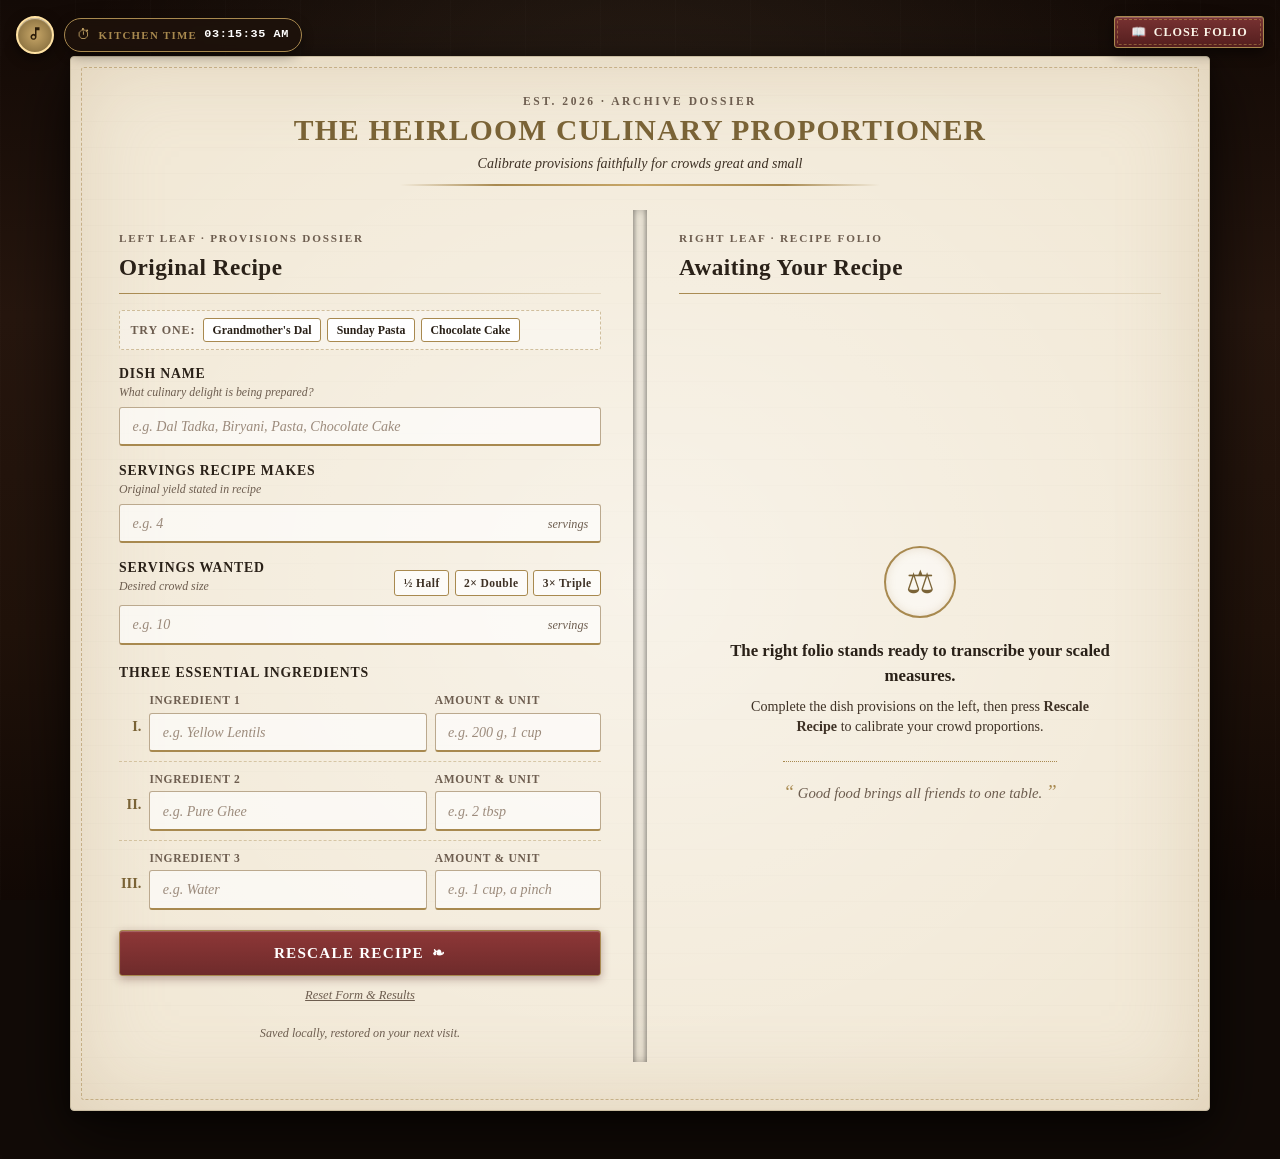
<file: index.html>
<!doctype html>
<html lang="en">
  <head>
    <meta charset="UTF-8" />
    <meta name="viewport" content="width=device-width, initial-scale=1.0" />
    <title>Heirloom Recipe Scaler</title>
    <meta
      name="description"
      content="An antique cookbook recipe scaler that rescales culinary ingredients between serving sizes with persistent storage and realistic folio visuals."
    />
    <link rel="canonical" href="https://aditya2375.github.io/recipe-scaler/">
<meta name="referrer" content="no-referrer">
<meta http-equiv="Content-Security-Policy" content="default-src 'self'; script-src 'self'; style-src 'self' 'unsafe-inline'; font-src 'self' data:; img-src 'self' data:; connect-src 'none'; object-src 'none'; base-uri 'self'; form-action 'none'">
<meta property="og:url" content="https://aditya2375.github.io/recipe-scaler/">
<meta property="og:title" content="Heirloom Recipe Scaler" />
    <meta
      property="og:description"
      content="An antique cookbook recipe scaler that rescales culinary ingredients between serving sizes with persistent storage and realistic folio visuals."
    />
    <meta property="og:type" content="website" />
    <meta name="twitter:card" content="summary" />
    <link rel="stylesheet" href="./style.css" />
  </head>
  <body><a class="skip-link" href="#main-content">Skip to recipe</a>
    <!-- Floating Top Left Instruments: Gramophone Audio Toggle + Kitchen Time Clock -->
    <div class="floating-instruments-left" role="complementary" aria-label="Kitchen Instruments">
      <button
        id="btn-music"
        class="floating-gramophone-btn"
        type="button"
        aria-label="Toggle ambient antique music"
        aria-pressed="false"
        title="Toggle Antique Gramophone Music"
      >
        <span class="gramophone-icon" aria-hidden="true">
          <!-- Stylized Brass Gramophone SVG -->
          <svg viewBox="0 0 24 24" width="18" height="18" fill="currentColor">
            <path d="M12 3v9.28A4 4 0 1 0 14 16V7h4V3h-6zm-2 15a2 2 0 1 1 0-4 2 2 0 0 1 0 4z" />
          </svg>
        </span>
        <span class="gramophone-label sr-only">Ambient Sound</span>
      </button>

      <div class="kitchen-clock-pill" id="kitchen-clock-pill" title="Local Kitchen Time">
        <span class="clock-icon" aria-hidden="true">⏱</span>
        <span class="clock-label">KITCHEN TIME</span>
        <span class="clock-digits" id="kitchen-live-clock">--:--:--</span>
      </div>
    </div>

    <!-- Floating Top Right: Leather Folio Cover Control -->
    <div class="floating-controls-right">
      <button
        id="btn-toggle-folio"
        class="floating-leather-btn"
        type="button"
        aria-label="Toggle folio cover open or closed"
      >
        <span class="leather-btn-stitch" aria-hidden="true"></span>
        <span id="folio-icon" aria-hidden="true">📖</span>
        <span id="folio-label">Close Folio</span>
      </button>
    </div>

    <!-- Main Tabletop Workspace with 3D Scene Perspective -->
    <main tabindex="-1" class="tabletop" id="main-content">
      <div class="folio-scene" id="folio-scene">
        <div class="book-container" id="book-container">

          <!-- 3D SWINGING HARDCOVER OVERLAY (Hinged on Left Edge) -->
          <div
            id="book-cover-panel"
            class="book-cover-panel"
            role="region"
            aria-label="Book cover"
            tabindex="0"
          >
            <div class="corner-bracket top-left" aria-hidden="true"></div>
            <div class="corner-bracket top-right" aria-hidden="true"></div>
            <div class="corner-bracket bottom-left" aria-hidden="true"></div>
            <div class="corner-bracket bottom-right" aria-hidden="true"></div>
            <div class="cover-spine-edge" aria-hidden="true"></div>
            <div class="cover-clasp" aria-hidden="true">
              <span class="clasp-rivet"></span>
            </div>

            <!-- Stitched Border on Cover -->
            <div class="cover-stitch-border" aria-hidden="true"></div>

            <!-- Center Gold Medallion -->
            <div class="cover-medallion">
              <div class="medallion-ring outer-ring"></div>
              <div class="medallion-ring inner-ring"></div>
              <div class="medallion-stars" aria-hidden="true">★ ★ ★</div>
              <h1 class="medallion-title">FAMILY RECIPE BOOK</h1>
              <div class="medallion-line" aria-hidden="true"></div>
              <p class="medallion-est">EST. 2026</p>
              <p class="medallion-subtitle">RECIPES &amp; RECOLLECTIONS</p>
              <div class="medallion-wheat" aria-hidden="true">❖ ❦ ❖</div>
            </div>

            <p class="cover-hint">Click or press Enter to open folio</p>
          </div>

          <!-- INSIDE TWO-LEAF SPREAD (On Antique Cream Paper) -->
          <article class="folio-spread" id="folio-spread" aria-label="Cookbook pages spread">
            <!-- Saddle stitch border around the entire inside folio -->
            <div class="saddle-stitch-border" aria-hidden="true"></div>

            <!-- Folio Master Inside Header -->
            <header class="folio-header">
              <div class="folio-header-est">EST. 2026 · ARCHIVE DOSSIER</div>
              <h2 class="folio-header-title">The Heirloom Culinary Proportioner</h2>
              <p class="folio-header-sub">
                Calibrate provisions faithfully for crowds great and small
              </p>
              <div class="header-brass-rule" aria-hidden="true"></div>
            </header>

            <!-- Two-Leaf Layout Grid -->
            <div class="spread-leaves">

              <!-- LEFT LEAF: INPUT PAGE -->
              <section class="leaf leaf-left" aria-labelledby="leaf-left-title">
                <div class="leaf-content">
                  <header class="leaf-header">
                    <span class="leaf-folio-tag">LEFT LEAF · PROVISIONS DOSSIER</span>
                    <h3 id="leaf-left-title" class="leaf-title">Original Recipe</h3>
                    <div class="leaf-hairline" aria-hidden="true"></div>
                  </header>

                  <!-- Try One Quick Sample Row (fills whole form) -->
                  <div class="try-row" role="group" aria-label="Sample recipe presets">
                    <span class="try-label">Try one:</span>
                    <div class="try-chips">
                      <button type="button" class="sample-chip" id="chip-sample-dal">
                        Grandmother's Dal
                      </button>
                      <button type="button" class="sample-chip" id="chip-sample-pasta">
                        Sunday Pasta
                      </button>
                      <button type="button" class="sample-chip" id="chip-sample-cake">
                        Chocolate Cake
                      </button>
                    </div>
                  </div>

                  <form id="scaler-form" class="scaler-form" novalidate>
                    <!-- Dish Name -->
                    <div class="field-block">
                      <label for="dish-name" class="field-label">
                        <span class="label-heading">Dish Name</span>
                        <span class="label-sub">What culinary delight is being prepared?</span>
                      </label>
                      <input
                        type="text"
                        id="dish-name"
                        class="antique-input"
                        placeholder="e.g. Dal Tadka, Biryani, Pasta, Chocolate Cake"
                        autocomplete="off"
                        required
                      />
                    </div>

                    <!-- Servings Recipe Makes -->
                    <div class="field-block">
                      <label for="servings-original" class="field-label">
                        <span class="label-heading">Servings Recipe Makes</span>
                        <span class="label-sub">Original yield stated in recipe</span>
                      </label>
                      <div class="number-input-row">
                        <input
                          type="number"
                          id="servings-original"
                          class="antique-input number-input"
                          placeholder="e.g. 4"
                          min="0.1"
                          step="any"
                          required
                        />
                        <span class="input-unit-tag">servings</span>
                      </div>
                    </div>

                    <!-- Quick Chips & Servings Wanted -->
                    <div class="field-block">
                      <div class="chips-header">
                        <label for="servings-wanted" class="field-label mb-0">
                          <span class="label-heading">Servings Wanted</span>
                          <span class="label-sub">Desired crowd size</span>
                        </label>
                        <!-- Quick multiplier chips -->
                        <div class="quick-chips" role="group" aria-label="Crowd multipliers">
                          <button type="button" class="chip-btn" id="chip-half" title="Set crowd to Half">
                            ½ Half
                          </button>
                          <button type="button" class="chip-btn" id="chip-double" title="Set crowd to Double">
                            2× Double
                          </button>
                          <button type="button" class="chip-btn" id="chip-triple" title="Set crowd to Triple">
                            3× Triple
                          </button>
                        </div>
                      </div>

                      <div class="number-input-row">
                        <input
                          type="number"
                          id="servings-wanted"
                          class="antique-input number-input"
                          placeholder="e.g. 10"
                          min="0.1"
                          step="any"
                          required
                        />
                        <span class="input-unit-tag">servings</span>
                      </div>
                    </div>

                    <!-- Three Ingredient Rows -->
                    <fieldset class="ingredients-fieldset">
                      <legend class="fieldset-legend">Three Essential Ingredients</legend>

                      <!-- Row 1 -->
                      <div class="ingredient-row">
                        <span class="row-index" aria-hidden="true">I.</span>
                        <div class="row-inputs">
                          <div class="field-grow-2">
                            <label for="ing-name-1" class="micro-label">Ingredient 1</label>
                            <input
                              type="text"
                              id="ing-name-1"
                              class="antique-input"
                              placeholder="e.g. Yellow Lentils"
                              autocomplete="off"
                              required
                            />
                          </div>
                          <div class="field-grow-1">
                            <label for="ing-amount-1" class="micro-label">Amount &amp; Unit</label>
                            <input
                              type="text"
                              id="ing-amount-1"
                              class="antique-input"
                              placeholder="e.g. 200 g, 1 cup"
                              autocomplete="off"
                              required
                            />
                          </div>
                        </div>
                      </div>

                      <!-- Row 2 -->
                      <div class="ingredient-row">
                        <span class="row-index" aria-hidden="true">II.</span>
                        <div class="row-inputs">
                          <div class="field-grow-2">
                            <label for="ing-name-2" class="micro-label">Ingredient 2</label>
                            <input
                              type="text"
                              id="ing-name-2"
                              class="antique-input"
                              placeholder="e.g. Pure Ghee"
                              autocomplete="off"
                              required
                            />
                          </div>
                          <div class="field-grow-1">
                            <label for="ing-amount-2" class="micro-label">Amount &amp; Unit</label>
                            <input
                              type="text"
                              id="ing-amount-2"
                              class="antique-input"
                              placeholder="e.g. 2 tbsp"
                              autocomplete="off"
                              required
                            />
                          </div>
                        </div>
                      </div>

                      <!-- Row 3 -->
                      <div class="ingredient-row">
                        <span class="row-index" aria-hidden="true">III.</span>
                        <div class="row-inputs">
                          <div class="field-grow-2">
                            <label for="ing-name-3" class="micro-label">Ingredient 3</label>
                            <input
                              type="text"
                              id="ing-name-3"
                              class="antique-input"
                              placeholder="e.g. Water"
                              autocomplete="off"
                              required
                            />
                          </div>
                          <div class="field-grow-1">
                            <label for="ing-amount-3" class="micro-label">Amount &amp; Unit</label>
                            <input
                              type="text"
                              id="ing-amount-3"
                              class="antique-input"
                              placeholder="e.g. 1 cup, a pinch"
                              autocomplete="off"
                              required
                            />
                          </div>
                        </div>
                      </div>
                    </fieldset>

                    <!-- Validation Box -->
                    <div
                      id="validation-box"
                      class="validation-box hidden"
                      role="alert"
                      aria-live="assertive"
                    >
                      <span class="alert-symbol" aria-hidden="true">⚠</span>
                      <div class="alert-details">
                        <strong class="alert-head">Chef's Notice</strong>
                        <p id="validation-message" class="alert-text"></p>
                      </div>
                    </div>

                    <!-- Rescale Action Button & Reset Form -->
                    <div class="form-actions">
                      <button type="submit" id="btn-rescale" class="btn-oxblood">
                        <span class="btn-label">Rescale Recipe</span>
                        <span class="btn-flourish" aria-hidden="true">❧</span>
                      </button>
                      <button
                        type="button"
                        id="btn-reset-form"
                        class="btn-reset-inline"
                        title="Clear form and remove saved result"
                      >
                        Reset Form &amp; Results
                      </button>
                    </div>

                    <!-- Quiet Persistence Note -->
                    <p class="note-saved-locally">
                      Saved locally, restored on your next visit.
                    </p>
                  </form>
                </div>
              </section>

              <!-- Center Folio Binding Gutter -->
              <div class="leaf-spine-gutter" aria-hidden="true"></div>

              <!-- RIGHT LEAF: PLACEHOLDER OR RESCALED RECIPE CARD -->
              <section class="leaf leaf-right" aria-labelledby="leaf-right-title">
                <div class="leaf-content">

                  <!-- PLACEHOLDER STATE (Awaiting recipe) -->
                  <div id="right-placeholder" class="placeholder-state">
                    <header class="leaf-header">
                      <span class="leaf-folio-tag">RIGHT LEAF · RECIPE FOLIO</span>
                      <h3 id="leaf-right-title" class="leaf-title">Awaiting Your Recipe</h3>
                      <div class="leaf-hairline" aria-hidden="true"></div>
                    </header>

                    <div class="placeholder-body">
                      <div class="antique-crest-frame">
                        <span class="crest-glyph" aria-hidden="true">⚖</span>
                      </div>
                      <p class="placeholder-lead">
                        The right folio stands ready to transcribe your scaled measures.
                      </p>
                      <p class="placeholder-note">
                        Complete the dish provisions on the left, then press
                        <strong>Rescale Recipe</strong> to calibrate your crowd proportions.
                      </p>

                      <div class="placeholder-quote">
                        <span class="quote-mark">“</span>
                        <em>Good food brings all friends to one table.</em>
                        <span class="quote-mark">”</span>
                      </div>
                    </div>
                  </div>

                  <!-- RESULT STATE (Rescaled Official Recipe Card with Zigzag Torn Edges) -->
                  <div id="right-result" class="result-card-state hidden">
                    <div class="torn-recipe-card" id="printable-recipe-card">
                      <!-- Top Torn Serrated Edge -->
                      <div class="torn-edge-top" aria-hidden="true"></div>

                      <!-- Document Particulars Header -->
                      <div class="card-doc-header">
                        <div class="doc-ref-row">
                          <span class="doc-ref-code" id="doc-ref-code">REF: RCP-4821</span>
                          <span class="doc-date" id="doc-date-string">SCALED: TODAY</span>
                        </div>
                        <div class="stamp-badge" id="result-serves-badge">
                          SERVES 10 GUESTS
                        </div>
                      </div>

                      <!-- Dish Title & Scale Badge -->
                      <div class="dish-title-row">
                        <h3 id="result-dish-heading" class="result-dish-heading">
                          <!-- Dynamic Dish Name -->
                        </h3>
                        <span class="scale-factor-pill" id="scale-factor-pill">
                          <!-- e.g. ×2.5 -->
                        </span>
                      </div>

                      <!-- Dark Round Rubber Stamp: SCALED & VERIFIED -->
                      <div class="rubber-stamp" aria-label="Scaled and Verified rubber stamp">
                        <div class="rubber-stamp-inner">
                          <span class="stamp-stars">★ ★ ★</span>
                          <span class="stamp-main">SCALED &amp; VERIFIED</span>
                          <span class="stamp-tagline">CHEF LEDGER · CANON</span>
                        </div>
                      </div>

                      <p class="result-servings-line" id="result-servings-line">
                        <!-- e.g. Serves 10 · Scaled from recipe for 4 -->
                      </p>

                      <div class="leaf-hairline" aria-hidden="true"></div>

                      <!-- Scaled Ingredients Table with Per Serving Column -->
                      <div class="ingredients-card">
                        <div class="card-table-head">
                          <span class="col-ing">INGREDIENT PROVISIONS</span>
                          <span class="col-per-serv">PER SERVING</span>
                          <span class="col-total">TOTAL SCALED</span>
                        </div>
                        <ul id="scaled-ingredients-list" class="scaled-list" aria-label="Rescaled ingredients">
                          <!-- Injected via JavaScript -->
                        </ul>
                      </div>

                      <!-- Math Verification Audit Strip -->
                      <div class="math-audit-strip" id="math-audit-strip" role="note">
                        <span class="audit-icon" aria-hidden="true">✓</span>
                        <span class="audit-text" id="math-audit-text">
                          <!-- e.g. Verification: 200 g × 2.5 = 500 g -->
                        </span>
                      </div>

                      <!-- Two-Line Cooking guidance Card -->
                      <div class="cooking-time-card" id="cooking-time-card">
                        <div class="time-header">
                          <span class="time-icon" aria-hidden="true">⏱</span>
                          <span class="time-title">COOKING GUIDANCE</span>
                        </div>
                        <p class="time-line line-original" id="time-line-original">
                          <!-- e.g. Original 4 servings: about 35 minutes -->
                        </p>
                        <p class="time-line line-rescaled" id="time-line-rescaled">
                          <!-- e.g. For 10 servings: plan about 40 to 45 minutes -->
                        </p>
                        <p class="time-note">
                          Scaling amounts does not establish safe cooking time or doneness.
                        </p>
                      </div>

                      <!-- Decorative CSS-Only Barcode & Receipt Line -->
                      <div class="card-barcode-wrap">
                        <div class="barcode-bars" aria-hidden="true"></div>
                        <div class="barcode-number" id="barcode-number">#RCP-9418247</div>
                        <div class="barcode-wiki-wrap">
                          <a
                            id="barcode-wiki-link"
                            class="barcode-wiki-link"
                            href="https://en.wikipedia.org/wiki/Special:Search/"
                            target="_blank"
                            rel="noopener noreferrer"
                          >
                            Read more about this dish on Wikipedia
                          </a>
                        </div>
                        <div class="barcode-farewell">
                          Thanks for cooking with us, scaled fresh.
                        </div>
                      </div>

                      <!-- Bottom Torn Serrated Edge -->
                      <div class="torn-edge-bottom" aria-hidden="true"></div>
                    </div>

                    <!-- Result Action Buttons -->
                    <div class="result-buttons">
                      <button
                        type="button"
                        id="btn-print-recipe"
                        class="btn-secondary"
                        onclick="window.focus(); window.print();"
                        title="Print this rescaled recipe card"
                      >
                        <span aria-hidden="true">🖨</span> Print Recipe
                      </button>
                      <button
                        type="button"
                        id="btn-copy-recipe"
                        class="btn-secondary"
                        title="Copy plain-text recipe to clipboard"
                      >
                        <span aria-hidden="true">📋</span> Copy Recipe
                      </button>
                      <button
                        type="button"
                        id="btn-start-over"
                        class="btn-ghost"
                        title="Clear saved recipe and reset"
                      >
                        <span>↺</span> Clear Recipe
                      </button>
                    </div>

                    <!-- Toast Feedback for Copy -->
                    <div id="copy-toast" class="copy-toast hidden" role="status" aria-live="polite">
                      Recipe copied to clipboard!
                    </div>
                  </div>

                </div>
              </section>

            </div>
          </article>

        </div>
      </div>
    </main>

    <!-- Vanilla JavaScript File -->
    <script src="./script.js"></script>
  </body>
</html>
</file>
<file: style.css>
/* ==========================================================================
   THE HEIRLOOM RECIPE SCALER - STYLESHEET
   Antique Family Cookbook & Folio Proportioner
   Pure Vanilla CSS - Zero External Dependencies
   ========================================================================== */

/* --- Custom Variables & Palette --- */
:root {
  --wood-dark: #120b07;
  --wood-deep: #1e120b;
  --wood-warm: #362013;
  --wood-light: #4e301d;

  --cover-green-dark: #14241a;
  --cover-green: #1f3627;
  --cover-green-light: #2b4936;

  --oxblood-deep: #4d1c1c;
  --oxblood: #6e2b2b;
  --oxblood-light: #8e3737;
  --oxblood-tint: rgba(110, 43, 43, 0.08);

  --brass-dark: #7a6336;
  --brass: #a8894f;
  --brass-bright: #c8a768;
  --brass-light: #ebd8a7;
  --gold-foil: #dfba5c;

  --parchment-base: #f7f1e4;
  --parchment-page: #f2e9d7;
  --parchment-card: #fcf9f2;
  --parchment-crease: #e4d8bf;
  --parchment-dark: #dacbb0;

  --ink-black: #2a2118;
  --ink-brown: #3e3125;
  --ink-muted: #6d5d4f;
  --ink-faint: #9c8b7c;

  --stamp-ink: #3b231d;
  --alert-red: #872323;
  --alert-bg: #faecea;
  --alert-border: #d48b8b;

  --font-serif: Georgia, "Times New Roman", "Baskerville", serif;
  --font-mono: "Courier New", Courier, monospace;

  --radius-sm: 3px;
  --radius-md: 6px;
  --radius-lg: 10px;

  --ease-folio: cubic-bezier(0.25, 1, 0.5, 1);
}

/* --- Global Reset & Box Model --- */
*,
*::before,
*::after {
  box-sizing: border-box;
  margin: 0;
  padding: 0;
}

html,
body {
  min-height: 100vh;
  width: 100%;
  font-family: var(--font-serif);
  color: var(--ink-black);
  line-height: 1.5;
  background-color: var(--wood-dark);
  -webkit-font-smoothing: antialiased;
  -moz-osx-font-smoothing: grayscale;
}

/* --- Atmospheric Wooden Tabletop Background --- */
body {
  display: flex;
  flex-direction: column;
  background-image:
    radial-gradient(ellipse at 50% 25%, rgba(255, 230, 180, 0.09) 0%, transparent 65%),
    repeating-linear-gradient(
      90deg,
      rgba(255, 255, 255, 0.012) 0px,
      rgba(255, 255, 255, 0.012) 1px,
      transparent 1px,
      transparent 75px
    ),
    linear-gradient(
      180deg,
      #130a06 0%,
      #26160e 35%,
      #20120a 70%,
      #120905 100%
    );
  background-attachment: fixed;
  overflow-x: hidden;
}

.sr-only {
  position: absolute;
  width: 1px;
  height: 1px;
  padding: 0;
  margin: -1px;
  overflow: hidden;
  clip: rect(0, 0, 0, 0);
  white-space: nowrap;
  border: 0;
}

.hidden {
  display: none !important;
}

/* ==========================================================================
   FLOATING TOP INSTRUMENTS & CONTROLS (NO NAVBAR)
   ========================================================================== */
.floating-instruments-left {
  position: fixed;
  top: 1rem;
  left: 1rem;
  z-index: 100;
  display: flex;
  align-items: center;
  gap: 0.65rem;
}

/* Tiny Brass Gramophone Audio Toggle */
.floating-gramophone-btn {
  width: 38px;
  height: 38px;
  border-radius: 50%;
  background: radial-gradient(circle, var(--brass-bright) 0%, var(--brass-dark) 100%);
  border: 2px solid #ffe2a3;
  color: #2b1c09;
  display: flex;
  align-items: center;
  justify-content: center;
  cursor: pointer;
  box-shadow:
    0 4px 12px rgba(0, 0, 0, 0.5),
    inset 0 1px 1px rgba(255, 255, 255, 0.6);
  transition: all 0.2s ease;
}

.floating-gramophone-btn:hover {
  transform: scale(1.08);
  box-shadow: 0 6px 16px rgba(0, 0, 0, 0.6);
  color: var(--oxblood-deep);
}

.floating-gramophone-btn:focus-visible {
  outline: 2px solid var(--brass-light);
  outline-offset: 3px;
}

.floating-gramophone-btn.is-playing {
  background: radial-gradient(circle, #f5d487 0%, #b88628 100%);
  animation: gramophonePulse 2.8s infinite ease-in-out;
}

@keyframes gramophonePulse {
  0%, 100% { box-shadow: 0 4px 12px rgba(0,0,0,0.5), 0 0 0 0 rgba(223, 186, 92, 0.4); }
  50% { box-shadow: 0 4px 12px rgba(0,0,0,0.5), 0 0 0 6px rgba(223, 186, 92, 0); }
}

/* Kitchen Time Clock Pill */
.kitchen-clock-pill {
  background: rgba(30, 18, 11, 0.85);
  border: 1px solid var(--brass);
  border-radius: 20px;
  padding: 0.35rem 0.75rem;
  display: flex;
  align-items: center;
  gap: 0.45rem;
  box-shadow: 0 4px 12px rgba(0, 0, 0, 0.4);
  backdrop-filter: blur(4px);
  color: var(--brass-light);
  font-size: 0.74rem;
}

.clock-icon {
  font-size: 0.85rem;
  color: var(--brass-bright);
}

.clock-label {
  font-weight: 700;
  letter-spacing: 0.12em;
  text-transform: uppercase;
  color: var(--brass);
  font-size: 0.68rem;
}

.clock-digits {
  font-family: var(--font-mono);
  font-weight: 700;
  color: #fff;
  letter-spacing: 0.05em;
  font-variant-numeric: tabular-nums;
}

/* Floating Leather Folio Button (Top Right) */
.floating-controls-right {
  position: fixed;
  top: 1rem;
  right: 1rem;
  z-index: 100;
}

.floating-leather-btn {
  background: linear-gradient(180deg, #783232 0%, #541e1e 100%);
  color: #fbf5e8;
  border: 1px solid var(--brass);
  border-radius: var(--radius-sm);
  padding: 0.48rem 0.95rem;
  font-family: var(--font-serif);
  font-size: 0.76rem;
  letter-spacing: 0.08em;
  text-transform: uppercase;
  font-weight: 700;
  cursor: pointer;
  position: relative;
  box-shadow:
    0 4px 14px rgba(0, 0, 0, 0.55),
    inset 0 1px 1px rgba(255, 255, 255, 0.25);
  display: inline-flex;
  align-items: center;
  gap: 0.45rem;
  transition: all 0.2s ease;
}

.leather-btn-stitch {
  position: absolute;
  top: 2px;
  bottom: 2px;
  left: 2px;
  right: 2px;
  border: 1px dashed rgba(223, 186, 92, 0.4);
  pointer-events: none;
  border-radius: 2px;
}

.floating-leather-btn:hover {
  background: linear-gradient(180deg, #8a3a3a 0%, #632222 100%);
  border-color: var(--brass-bright);
  transform: translateY(-1px);
  box-shadow: 0 6px 18px rgba(0, 0, 0, 0.65);
}

.floating-leather-btn:focus-visible {
  outline: 2px solid var(--brass-light);
  outline-offset: 3px;
}

/* --- Workspace & 3D Folio Scene --- */
.tabletop {
  flex: 1;
  display: flex;
  align-items: center;
  justify-content: center;
  padding: 3.5rem 1rem 3rem;
}

.folio-scene {
  width: 100%;
  max-width: 1140px;
  perspective: 2000px;
  position: relative;
}

.book-container {
  width: 100%;
  position: relative;
  min-height: 640px;
  transform-style: preserve-3d;
}

/* ==========================================================================
   3D SWINGING HARDCOVER OVERLAY (Hinged on Left Edge)
   ========================================================================== */
.book-cover-panel {
  position: absolute;
  top: 0;
  left: 0;
  width: 100%;
  height: 100%;
  z-index: 50;
  transform-origin: left center;
  transform-style: preserve-3d;
  background-color: var(--cover-green);
  /* Visible Cloth & Leather Weave Texture */
  background-image:
    radial-gradient(ellipse at 50% 50%, rgba(255, 255, 255, 0.05) 0%, transparent 80%),
    repeating-linear-gradient(
      45deg,
      rgba(0, 0, 0, 0.16) 0px,
      rgba(0, 0, 0, 0.16) 2px,
      transparent 2px,
      transparent 4px
    ),
    repeating-linear-gradient(
      -45deg,
      rgba(0, 0, 0, 0.16) 0px,
      rgba(0, 0, 0, 0.16) 2px,
      transparent 2px,
      transparent 4px
    );
  border: 2px solid #0f1c13;
  border-radius: 4px 12px 12px 4px;
  box-shadow:
    -14px 18px 38px rgba(0, 0, 0, 0.75),
    0 24px 50px rgba(0, 0, 0, 0.6),
    inset 6px 0 14px rgba(0, 0, 0, 0.75),
    inset -4px 0 10px rgba(0, 0, 0, 0.4);
  display: flex;
  flex-direction: column;
  align-items: center;
  justify-content: center;
  padding: 3rem 2.5rem;
  cursor: pointer;
  outline: none;
  transition:
    transform 2s var(--ease-folio),
    opacity 0.5s ease 1.6s,
    visibility 0.5s ease 2.1s;
  will-change: transform, opacity;
}

.book-cover-panel.is-open {
  transform: rotateY(-118deg);
  opacity: 0;
  pointer-events: none;
  visibility: hidden;
}

.book-cover-panel.is-closed {
  transform: rotateY(0deg);
  opacity: 1;
  pointer-events: auto;
  visibility: visible;
  transition:
    transform 1.8s var(--ease-folio),
    opacity 0.3s ease,
    visibility 0s linear;
}

.book-cover-panel:focus-visible {
  outline: 3px solid var(--brass-bright);
  outline-offset: 4px;
}

.cover-spine-edge {
  position: absolute;
  top: 0;
  left: 0;
  bottom: 0;
  width: 28px;
  background: linear-gradient(
    90deg,
    rgba(0, 0, 0, 0.7) 0%,
    rgba(255, 255, 255, 0.08) 35%,
    rgba(0, 0, 0, 0.6) 100%
  );
  border-right: 1px solid rgba(168, 137, 79, 0.35);
  border-radius: 4px 0 0 4px;
}

/* Corner Protectors */
.corner-bracket {
  position: absolute;
  width: 58px;
  height: 58px;
  pointer-events: none;
  z-index: 10;
}

.corner-bracket::before {
  content: "";
  position: absolute;
  width: 100%;
  height: 100%;
  background: linear-gradient(135deg, var(--brass-bright) 0%, var(--brass-dark) 100%);
  clip-path: polygon(0 0, 100% 0, 0 100%);
  filter: drop-shadow(1px 1px 3px rgba(0, 0, 0, 0.65));
}

.corner-bracket::after {
  content: "•";
  position: absolute;
  font-size: 11px;
  color: #24190c;
  font-weight: 700;
}

.corner-bracket.top-left { top: 0; left: 0; }
.corner-bracket.top-left::after { top: 10px; left: 10px; }
.corner-bracket.top-right { top: 0; right: 0; transform: scaleX(-1); }
.corner-bracket.top-right::after { top: 10px; left: 10px; }
.corner-bracket.bottom-left { bottom: 0; left: 0; transform: scaleY(-1); }
.corner-bracket.bottom-left::after { top: 10px; left: 10px; }
.corner-bracket.bottom-right { bottom: 0; right: 0; transform: scale(-1); }
.corner-bracket.bottom-right::after { top: 10px; left: 10px; }

/* Clasp */
.cover-clasp {
  position: absolute;
  right: -10px;
  top: 50%;
  transform: translateY(-50%);
  width: 24px;
  height: 48px;
  background: linear-gradient(90deg, var(--brass-dark) 0%, var(--brass-bright) 70%, var(--brass-dark) 100%);
  border: 1px solid #dfba5c;
  border-radius: 0 8px 8px 0;
  box-shadow: 2px 4px 10px rgba(0, 0, 0, 0.6);
  display: flex;
  align-items: center;
  justify-content: center;
}

.clasp-rivet {
  width: 8px;
  height: 8px;
  background: #31210e;
  border-radius: 50%;
  border: 1px solid var(--brass-light);
}

.cover-stitch-border {
  position: absolute;
  top: 18px;
  bottom: 18px;
  left: 36px;
  right: 18px;
  border: 1px dashed rgba(168, 137, 79, 0.5);
  box-shadow: inset 0 0 0 3px rgba(0, 0, 0, 0.25);
  pointer-events: none;
}

.cover-medallion {
  position: relative;
  z-index: 5;
  width: 290px;
  height: 290px;
  border-radius: 50%;
  background: radial-gradient(circle, rgba(31, 54, 39, 0.95) 0%, rgba(18, 32, 23, 0.98) 100%);
  border: 3px solid var(--brass-bright);
  box-shadow:
    0 8px 24px rgba(0, 0, 0, 0.7),
    inset 0 0 16px rgba(0, 0, 0, 0.8),
    0 0 0 6px rgba(168, 137, 79, 0.25);
  display: flex;
  flex-direction: column;
  align-items: center;
  justify-content: center;
  text-align: center;
  padding: 1.5rem;
}

.medallion-ring {
  position: absolute;
  border-radius: 50%;
  pointer-events: none;
}
.outer-ring {
  top: 8px; left: 8px; right: 8px; bottom: 8px;
  border: 1px dashed rgba(223, 186, 92, 0.6);
}
.inner-ring {
  top: 16px; left: 16px; right: 16px; bottom: 16px;
  border: 1px solid rgba(168, 137, 79, 0.4);
}

.medallion-stars {
  font-size: 0.85rem;
  color: var(--brass-bright);
  letter-spacing: 0.3em;
  margin-bottom: 0.35rem;
}

.medallion-title {
  font-size: 1.35rem;
  line-height: 1.15;
  font-weight: 700;
  letter-spacing: 0.1em;
  color: var(--brass-bright);
  text-transform: uppercase;
  text-shadow:
    0 1px 2px rgba(0, 0, 0, 0.9),
    0 0 10px rgba(223, 186, 92, 0.35);
}

.medallion-line {
  width: 70px;
  height: 1px;
  background: var(--brass-bright);
  margin: 0.5rem 0;
}

.medallion-est {
  font-size: 0.78rem;
  font-weight: 700;
  letter-spacing: 0.22em;
  color: #fff;
}

.medallion-subtitle {
  font-size: 0.68rem;
  font-style: italic;
  letter-spacing: 0.15em;
  color: var(--brass-light);
  margin-top: 0.25rem;
}

.medallion-wheat {
  font-size: 0.8rem;
  color: var(--brass);
  margin-top: 0.4rem;
}

.cover-hint {
  margin-top: 2rem;
  font-size: 0.82rem;
  letter-spacing: 0.15em;
  text-transform: uppercase;
  color: var(--brass-light);
  text-shadow: 0 1px 3px rgba(0, 0, 0, 0.8);
}

/* ==========================================================================
   INSIDE TWO-LEAF SPREAD (On Antique Cream Paper)
   ========================================================================== */
.folio-spread {
  width: 100%;
  min-height: 640px;
  background-color: var(--parchment-page);
  background-image:
    radial-gradient(ellipse at 50% 50%, rgba(255, 255, 255, 0.45) 0%, transparent 80%),
    repeating-linear-gradient(
      0deg,
      rgba(42, 33, 24, 0.015) 0px,
      rgba(42, 33, 24, 0.015) 1px,
      transparent 1px,
      transparent 26px
    );
  border-radius: 4px;
  box-shadow:
    0 22px 65px rgba(0, 0, 0, 0.7),
    0 4px 16px rgba(0, 0, 0, 0.35),
    inset 0 0 90px rgba(184, 155, 114, 0.32);
  border: 1px solid #c9bca1;
  position: relative;
  padding: 1.75rem 1.5rem 2.25rem;
  display: flex;
  flex-direction: column;
}

@media (min-width: 768px) {
  .folio-spread {
    padding: 2.25rem 2.25rem 3rem;
  }
}

.saddle-stitch-border {
  position: absolute;
  top: 10px;
  bottom: 10px;
  left: 10px;
  right: 10px;
  border: 1px dashed rgba(168, 137, 79, 0.55);
  pointer-events: none;
  border-radius: 3px;
}

.folio-header {
  text-align: center;
  margin-bottom: 1.5rem;
  position: relative;
  z-index: 2;
}

.folio-header-est {
  font-size: 0.72rem;
  letter-spacing: 0.22em;
  text-transform: uppercase;
  color: var(--ink-muted);
  font-weight: 700;
  margin-bottom: 0.2rem;
}

.folio-header-title {
  font-size: 1.85rem;
  font-weight: 700;
  letter-spacing: 0.04em;
  color: var(--brass-dark);
  text-transform: uppercase;
  line-height: 1.2;
}

.folio-header-sub {
  font-size: 0.88rem;
  font-style: italic;
  color: var(--ink-brown);
  margin-top: 0.25rem;
}

.header-brass-rule {
  height: 2px;
  background: linear-gradient(
    90deg,
    transparent 0%,
    var(--brass) 20%,
    var(--brass-bright) 50%,
    var(--brass) 80%,
    transparent 100%
  );
  margin: 0.65rem auto 0;
  max-width: 480px;
}

.spread-leaves {
  display: grid;
  grid-template-columns: 1fr;
  flex: 1;
  gap: 1.5rem;
  position: relative;
  z-index: 2;
}

@media (min-width: 880px) {
  .spread-leaves {
    grid-template-columns: 1fr 14px 1fr;
    gap: 0;
  }
}

.leaf {
  display: flex;
  flex-direction: column;
  position: relative;
}

.leaf-content {
  padding: 1rem 0.5rem;
  display: flex;
  flex-direction: column;
  flex: 1;
}

@media (min-width: 880px) {
  .leaf-left .leaf-content {
    padding: 1.25rem 2rem 1.25rem 0.75rem;
  }
  .leaf-right .leaf-content {
    padding: 1.25rem 0.75rem 1.25rem 2rem;
  }
}

.leaf-spine-gutter {
  display: none;
  background: linear-gradient(
    90deg,
    rgba(0, 0, 0, 0.22) 0%,
    rgba(0, 0, 0, 0.04) 30%,
    rgba(0, 0, 0, 0.02) 50%,
    rgba(0, 0, 0, 0.04) 70%,
    rgba(0, 0, 0, 0.22) 100%
  );
  box-shadow: inset 0 0 10px rgba(0, 0, 0, 0.25);
  position: relative;
  z-index: 5;
}

@media (min-width: 880px) {
  .leaf-spine-gutter {
    display: block;
  }
}

.leaf-header {
  margin-bottom: 1rem;
}

.leaf-folio-tag {
  display: block;
  font-size: 0.7rem;
  letter-spacing: 0.16em;
  text-transform: uppercase;
  color: var(--ink-muted);
  font-weight: 600;
  margin-bottom: 0.2rem;
}

.leaf-title {
  font-size: 1.45rem;
  font-weight: 700;
  color: var(--ink-black);
  letter-spacing: 0.02em;
}

.leaf-hairline {
  height: 1px;
  background: linear-gradient(90deg, var(--brass) 0%, rgba(168, 137, 79, 0.2) 100%);
  margin-top: 0.5rem;
}

/* --- Try One Sample Presets Row --- */
.try-row {
  display: flex;
  align-items: center;
  flex-wrap: wrap;
  gap: 0.45rem;
  margin-bottom: 0.85rem;
  padding: 0.45rem 0.65rem;
  background: rgba(255, 255, 255, 0.4);
  border: 1px dashed rgba(168, 137, 79, 0.5);
  border-radius: var(--radius-sm);
}

.try-label {
  font-size: 0.75rem;
  font-weight: 700;
  letter-spacing: 0.08em;
  text-transform: uppercase;
  color: var(--ink-muted);
}

.try-chips {
  display: flex;
  flex-wrap: wrap;
  gap: 0.35rem;
}

.sample-chip {
  background: #fff;
  border: 1px solid var(--brass);
  color: var(--ink-black);
  font-family: var(--font-serif);
  font-size: 0.74rem;
  font-weight: 600;
  padding: 0.2rem 0.55rem;
  border-radius: var(--radius-sm);
  cursor: pointer;
  transition: all 0.18s ease;
}

.sample-chip:hover {
  background: var(--oxblood);
  border-color: var(--brass-bright);
  color: #fff;
  transform: translateY(-1px);
}

/* --- Form Fields (Left Leaf) --- */
.scaler-form {
  display: flex;
  flex-direction: column;
  gap: 0.9rem;
}

.field-block {
  display: flex;
  flex-direction: column;
  gap: 0.3rem;
}

.field-label {
  display: flex;
  flex-direction: column;
  cursor: pointer;
}

.field-label.mb-0 { margin-bottom: 0; }

.label-heading {
  font-size: 0.86rem;
  font-weight: 700;
  letter-spacing: 0.06em;
  text-transform: uppercase;
  color: var(--ink-black);
}

.label-sub {
  font-size: 0.74rem;
  font-style: italic;
  color: var(--ink-muted);
}

.micro-label {
  display: block;
  font-size: 0.72rem;
  text-transform: uppercase;
  letter-spacing: 0.06em;
  color: var(--ink-muted);
  margin-bottom: 0.2rem;
  font-weight: 600;
}

.antique-input {
  width: 100%;
  font-family: var(--font-serif);
  font-size: 0.95rem;
  color: var(--ink-black);
  background: rgba(255, 255, 255, 0.65);
  border: 1px solid #bba98e;
  border-bottom: 2px solid var(--brass);
  padding: 0.58rem 0.78rem;
  border-radius: var(--radius-sm);
  transition: all 0.2s ease;
}

.antique-input:focus {
  outline: none;
  background: #fff;
  border-color: var(--oxblood);
  box-shadow: 0 2px 8px rgba(110, 43, 43, 0.15);
}

.antique-input::placeholder {
  color: var(--ink-faint);
  font-style: italic;
  font-size: 0.88rem;
}

.number-input-row {
  position: relative;
  display: flex;
  align-items: center;
}

.number-input {
  padding-right: 4.5rem;
  font-variant-numeric: tabular-nums;
}

.input-unit-tag {
  position: absolute;
  right: 0.8rem;
  font-size: 0.76rem;
  color: var(--ink-muted);
  font-style: italic;
  pointer-events: none;
}

.chips-header {
  display: flex;
  align-items: flex-end;
  justify-content: space-between;
  flex-wrap: wrap;
  gap: 0.4rem;
  margin-bottom: 0.25rem;
}

.quick-chips {
  display: flex;
  gap: 0.35rem;
}

.chip-btn {
  background: rgba(255, 255, 255, 0.75);
  border: 1px solid var(--brass);
  color: var(--ink-brown);
  font-family: var(--font-serif);
  font-size: 0.72rem;
  font-weight: 700;
  letter-spacing: 0.04em;
  padding: 0.22rem 0.52rem;
  border-radius: var(--radius-sm);
  cursor: pointer;
  min-height: 26px;
  transition: all 0.18s ease;
}

.chip-btn:hover {
  background: var(--oxblood);
  border-color: var(--brass-bright);
  color: #fff;
  transform: translateY(-1px);
}

.ingredients-fieldset {
  border: none;
  margin: 0.25rem 0 0;
  padding: 0;
}

.fieldset-legend {
  font-size: 0.86rem;
  font-weight: 700;
  letter-spacing: 0.06em;
  text-transform: uppercase;
  color: var(--ink-black);
  margin-bottom: 0.55rem;
}

.ingredient-row {
  display: flex;
  align-items: flex-start;
  gap: 0.5rem;
  margin-bottom: 0.55rem;
  padding-bottom: 0.55rem;
  border-bottom: 1px dashed rgba(168, 137, 79, 0.4);
}

.ingredient-row:last-child {
  border-bottom: none;
  margin-bottom: 0;
  padding-bottom: 0;
}

.row-index {
  font-size: 0.9rem;
  font-weight: 700;
  color: var(--brass-dark);
  padding-top: 1.45rem;
  width: 1.4rem;
  text-align: right;
  flex-shrink: 0;
}

.row-inputs {
  display: flex;
  flex: 1;
  gap: 0.5rem;
}

.field-grow-2 { flex: 2; }
.field-grow-1 { flex: 1.2; }

@media (max-width: 480px) {
  .row-inputs {
    flex-direction: column;
    gap: 0.35rem;
  }
}

.validation-box {
  background: var(--alert-bg);
  border: 1px solid var(--alert-border);
  border-left: 4px solid var(--alert-red);
  padding: 0.75rem 0.9rem;
  border-radius: var(--radius-sm);
  display: flex;
  align-items: flex-start;
  gap: 0.65rem;
  margin-top: 0.35rem;
}

.alert-symbol {
  color: var(--alert-red);
  font-size: 1.2rem;
  line-height: 1;
}

.alert-head {
  display: block;
  font-size: 0.82rem;
  letter-spacing: 0.06em;
  text-transform: uppercase;
  color: var(--alert-red);
  margin-bottom: 0.15rem;
}

.alert-text {
  font-size: 0.84rem;
  color: #4a1c1c;
  line-height: 1.35;
}

.form-actions {
  display: flex;
  flex-direction: column;
  gap: 0.5rem;
  margin-top: 0.35rem;
}

.btn-oxblood {
  width: 100%;
  background: linear-gradient(180deg, var(--oxblood-light) 0%, var(--oxblood) 100%);
  color: #fff;
  border: 1px solid var(--brass);
  padding: 0.82rem 1.5rem;
  font-family: var(--font-serif);
  font-size: 0.95rem;
  font-weight: 700;
  letter-spacing: 0.08em;
  text-transform: uppercase;
  border-radius: var(--radius-sm);
  cursor: pointer;
  box-shadow:
    0 3px 10px rgba(77, 28, 28, 0.35),
    inset 0 1px 1px rgba(255, 255, 255, 0.25);
  display: inline-flex;
  align-items: center;
  justify-content: center;
  gap: 0.5rem;
  min-height: 46px;
  transition: all 0.2s ease;
}

.btn-oxblood:hover {
  background: linear-gradient(180deg, #993d3d 0%, var(--oxblood-deep) 100%);
  border-color: var(--brass-bright);
  transform: translateY(-1px);
}

.btn-reset-inline {
  background: transparent;
  border: none;
  color: var(--ink-muted);
  font-family: var(--font-serif);
  font-size: 0.78rem;
  font-style: italic;
  text-decoration: underline;
  cursor: pointer;
  align-self: center;
  padding: 0.25rem 0.5rem;
  transition: color 0.2s ease;
}

.btn-reset-inline:hover {
  color: var(--alert-red);
}

.note-saved-locally {
  text-align: center;
  font-size: 0.76rem;
  font-style: italic;
  color: var(--ink-muted);
  margin-top: 0.15rem;
}

/* ==========================================================================
   RIGHT LEAF: PLACEHOLDER & OFFICIAL TORN RECIPE CARD
   ========================================================================== */
.placeholder-state {
  display: flex;
  flex-direction: column;
  flex: 1;
}

.placeholder-body {
  display: flex;
  flex-direction: column;
  align-items: center;
  justify-content: center;
  text-align: center;
  flex: 1;
  padding: 2rem 1rem;
}

.antique-crest-frame {
  width: 72px;
  height: 72px;
  border: 2px solid var(--brass);
  border-radius: 50%;
  display: flex;
  align-items: center;
  justify-content: center;
  margin-bottom: 1.25rem;
  background: rgba(255, 255, 255, 0.5);
  box-shadow: inset 0 0 10px rgba(168, 137, 79, 0.2);
}

.crest-glyph {
  font-size: 2rem;
  color: var(--brass-dark);
}

.placeholder-lead {
  font-size: 1.05rem;
  font-weight: 700;
  color: var(--ink-black);
  margin-bottom: 0.5rem;
}

.placeholder-note {
  font-size: 0.88rem;
  color: var(--ink-brown);
  max-width: 380px;
  line-height: 1.45;
  margin-bottom: 1.5rem;
}

.placeholder-quote {
  font-size: 0.92rem;
  color: var(--ink-muted);
  font-style: italic;
  border-top: 1px dotted var(--brass);
  padding-top: 1rem;
  max-width: 320px;
}

.quote-mark {
  color: var(--brass);
  font-size: 1.2rem;
}

/* --- OFFICIAL TORN RECIPE CARD (ZIGZAG TORN EDGES TOP & BOTTOM) --- */
.result-card-state {
  display: flex;
  flex-direction: column;
  flex: 1;
  animation: recipeCardFadeIn 0.35s ease forwards;
}

@keyframes recipeCardFadeIn {
  from { opacity: 0; transform: translateY(6px); }
  to { opacity: 1; transform: translateY(0); }
}

.torn-recipe-card {
  position: relative;
  background-color: var(--parchment-card);
  border-left: 1px solid #d4c7b0;
  border-right: 1px solid #d4c7b0;
  padding: 1.6rem 1.4rem 1.8rem;
  margin: 0.8rem 0 1.25rem;
  box-shadow:
    0 8px 24px rgba(42, 33, 24, 0.12),
    inset 0 0 40px rgba(220, 205, 175, 0.3);
}

/* CSS Serrated / Zigzag Torn Edges */
.torn-edge-top,
.torn-edge-bottom {
  position: absolute;
  left: -1px;
  right: -1px;
  height: 8px;
  background-size: 14px 8px;
  background-repeat: repeat-x;
  pointer-events: none;
}

.torn-edge-top {
  top: -8px;
  background-image:
    linear-gradient(135deg, transparent 50%, var(--parchment-card) 50%),
    linear-gradient(-135deg, transparent 50%, var(--parchment-card) 50%);
}

.torn-edge-bottom {
  bottom: -8px;
  background-image:
    linear-gradient(45deg, transparent 50%, var(--parchment-card) 50%),
    linear-gradient(-45deg, transparent 50%, var(--parchment-card) 50%);
}

/* Document Particulars Header */
.card-doc-header {
  display: flex;
  justify-content: space-between;
  align-items: center;
  margin-bottom: 0.6rem;
  border-bottom: 1px dashed rgba(168, 137, 79, 0.45);
  padding-bottom: 0.4rem;
}

.doc-ref-row {
  display: flex;
  gap: 0.75rem;
  font-family: var(--font-mono);
  font-size: 0.74rem;
  font-weight: 700;
  color: var(--ink-muted);
}

.stamp-badge {
  display: inline-block;
  border: 1px solid var(--oxblood);
  color: var(--oxblood);
  font-size: 0.7rem;
  font-weight: 700;
  letter-spacing: 0.14em;
  text-transform: uppercase;
  padding: 0.2rem 0.55rem;
  background: var(--oxblood-tint);
}

/* Dish Title & Scale Badge */
.dish-title-row {
  display: flex;
  align-items: baseline;
  justify-content: space-between;
  gap: 0.75rem;
  margin-top: 0.35rem;
}

.result-dish-heading {
  font-size: 1.65rem;
  font-weight: 700;
  color: var(--ink-black);
  text-transform: uppercase;
  letter-spacing: 0.03em;
  line-height: 1.2;
}

.scale-factor-pill {
  background: var(--oxblood);
  color: #fff;
  font-size: 0.85rem;
  font-weight: 700;
  letter-spacing: 0.05em;
  padding: 0.18rem 0.65rem;
  border-radius: 12px;
  white-space: nowrap;
  box-shadow: 0 2px 6px rgba(110, 43, 43, 0.3);
}

/* Dark Round Rubber Stamp: SCALED & VERIFIED */
.rubber-stamp {
  width: 130px;
  height: 130px;
  border: 3px double var(--stamp-ink);
  border-radius: 50%;
  margin: 0.65rem auto 0.75rem;
  display: flex;
  align-items: center;
  justify-content: center;
  text-align: center;
  transform: rotate(-6deg);
  opacity: 0.88;
  box-shadow: inset 0 0 0 2px rgba(59, 35, 29, 0.15);
  background: rgba(255, 255, 255, 0.2);
}

.rubber-stamp-inner {
  display: flex;
  flex-direction: column;
  align-items: center;
  justify-content: center;
  padding: 0.4rem;
}

.stamp-stars {
  font-size: 0.65rem;
  color: var(--stamp-ink);
  letter-spacing: 0.2em;
}

.stamp-main {
  font-size: 0.75rem;
  font-weight: 800;
  letter-spacing: 0.12em;
  color: var(--stamp-ink);
  text-transform: uppercase;
  line-height: 1.15;
  margin: 0.2rem 0;
}

.stamp-tagline {
  font-size: 0.62rem;
  letter-spacing: 0.15em;
  color: var(--stamp-ink);
  font-family: var(--font-mono);
}

.result-servings-line {
  font-size: 0.88rem;
  font-style: italic;
  color: var(--ink-brown);
  text-align: center;
  margin-bottom: 0.5rem;
}

/* --- Scaled Ingredients Table with Per Serving Column --- */
.ingredients-card {
  margin: 0.85rem 0 0.65rem;
}

.card-table-head {
  display: grid;
  grid-template-columns: 2fr 1.2fr 1.3fr;
  gap: 0.5rem;
  font-size: 0.7rem;
  font-weight: 700;
  letter-spacing: 0.12em;
  text-transform: uppercase;
  color: var(--ink-muted);
  border-bottom: 1px solid var(--brass);
  padding-bottom: 0.35rem;
  margin-bottom: 0.4rem;
}

.col-ing { text-align: left; }
.col-per-serv { text-align: center; }
.col-total { text-align: right; }

.scaled-list {
  list-style: none;
}

.scaled-row-item {
  display: grid;
  grid-template-columns: 2fr 1.2fr 1.3fr;
  align-items: baseline;
  gap: 0.5rem;
  padding: 0.5rem 0;
  border-bottom: 1px dotted rgba(168, 137, 79, 0.35);
}

.scaled-row-item:last-child {
  border-bottom: none;
}

.scaled-name {
  font-size: 0.96rem;
  font-weight: 700;
  color: var(--ink-black);
}

.scaled-per-serving {
  font-size: 0.84rem;
  color: var(--ink-muted);
  text-align: center;
  font-variant-numeric: tabular-nums;
}

.scaled-total-amount {
  font-size: 1.15rem;
  font-weight: 700;
  color: var(--oxblood);
  text-align: right;
  font-variant-numeric: tabular-nums;
  white-space: nowrap;
}

/* --- Nice Small Stacked Fractions --- */
.frac-wrap {
  display: inline-flex;
  align-items: baseline;
  gap: 0.15em;
}

.frac-stack {
  display: inline-flex;
  flex-direction: column;
  vertical-align: middle;
  text-align: center;
  font-size: 0.72em;
  line-height: 1;
  padding: 0 0.1em;
}

.frac-num {
  border-bottom: 1px solid currentColor;
  padding-bottom: 1px;
}

.frac-den {
  padding-top: 1px;
}

/* Math Verification Audit Strip */
.math-audit-strip {
  background: rgba(168, 137, 79, 0.12);
  border: 1px solid rgba(168, 137, 79, 0.35);
  border-radius: var(--radius-sm);
  padding: 0.4rem 0.65rem;
  margin: 0.65rem 0;
  font-size: 0.78rem;
  font-family: var(--font-mono);
  color: var(--ink-brown);
  display: flex;
  align-items: center;
  gap: 0.45rem;
}

.audit-icon {
  color: #216e39;
  font-weight: bold;
}

/* Two-Line Cooking Time Card */
.cooking-time-card {
  background: var(--oxblood-tint);
  border-left: 3px solid var(--oxblood);
  padding: 0.65rem 0.85rem;
  border-radius: var(--radius-sm);
  margin-top: 0.65rem;
}

.time-header {
  display: flex;
  align-items: center;
  gap: 0.35rem;
  margin-bottom: 0.25rem;
}

.time-icon { font-size: 0.85rem; color: var(--oxblood); }
.time-title {
  font-size: 0.72rem;
  letter-spacing: 0.14em;
  text-transform: uppercase;
  color: var(--oxblood);
  font-weight: 700;
}

.time-line {
  font-size: 0.84rem;
  color: var(--ink-brown);
  line-height: 1.35;
}

.time-line.line-original { font-style: italic; }
.time-line.line-rescaled { font-weight: 600; color: var(--ink-black); margin-top: 0.15rem; }

.time-note {
  font-size: 0.74rem;
  font-style: italic;
  color: var(--ink-muted);
  margin-top: 0.35rem;
  border-top: 1px dotted rgba(110, 43, 43, 0.2);
  padding-top: 0.25rem;
}

/* Decorative CSS-Only Barcode & Receipt Line */
.card-barcode-wrap {
  text-align: center;
  margin-top: 1.15rem;
  padding-top: 0.75rem;
  border-top: 1px dashed rgba(168, 137, 79, 0.4);
}

.barcode-bars {
  height: 36px;
  width: 190px;
  margin: 0 auto;
  background: repeating-linear-gradient(
    90deg,
    #2a2118 0px,
    #2a2118 2px,
    transparent 2px,
    transparent 4px,
    #2a2118 4px,
    #2a2118 7px,
    transparent 7px,
    transparent 9px,
    #2a2118 9px,
    #2a2118 10px,
    transparent 10px,
    transparent 13px,
    #2a2118 13px,
    #2a2118 16px,
    transparent 16px,
    transparent 18px
  );
}

.barcode-number {
  font-family: var(--font-mono);
  font-size: 0.74rem;
  letter-spacing: 0.15em;
  color: var(--ink-muted);
  margin-top: 0.25rem;
}

.barcode-wiki-wrap {
  margin: 0.35rem 0 0.25rem;
}

.barcode-wiki-link {
  font-family: var(--font-serif);
  font-size: 0.73rem;
  font-style: italic;
  color: var(--ink-muted);
  text-decoration: underline;
  text-decoration-style: dotted;
  text-underline-offset: 2px;
  display: inline-block;
  transition: color 0.2s ease;
}

.barcode-wiki-link:hover {
  color: var(--oxblood);
}

.barcode-wiki-link:focus-visible {
  outline: 1px dotted var(--oxblood);
  outline-offset: 2px;
}

.barcode-farewell {
  font-size: 0.8rem;
  font-style: italic;
  color: var(--ink-brown);
  margin-top: 0.2rem;
}

/* Result Buttons */
.result-buttons {
  display: flex;
  align-items: center;
  gap: 0.65rem;
  flex-wrap: wrap;
  margin-top: 0.5rem;
}

.btn-secondary {
  background: rgba(255, 255, 255, 0.7);
  color: var(--ink-black);
  border: 1px solid var(--brass);
  padding: 0.55rem 1rem;
  font-family: var(--font-serif);
  font-size: 0.82rem;
  letter-spacing: 0.06em;
  text-transform: uppercase;
  font-weight: 600;
  border-radius: var(--radius-sm);
  cursor: pointer;
  display: inline-flex;
  align-items: center;
  gap: 0.4rem;
  min-height: 38px;
  transition: all 0.2s ease;
}

.btn-secondary:hover {
  background: var(--oxblood);
  border-color: var(--brass-bright);
  color: #fff;
}

.btn-secondary:focus-visible {
  outline: 2px solid var(--brass);
  outline-offset: 2px;
}

.btn-ghost {
  background: transparent;
  color: var(--ink-muted);
  border: 1px solid transparent;
  padding: 0.55rem 0.85rem;
  font-family: var(--font-serif);
  font-size: 0.8rem;
  letter-spacing: 0.04em;
  text-transform: uppercase;
  border-radius: var(--radius-sm);
  cursor: pointer;
  min-height: 38px;
  transition: all 0.2s ease;
}

.btn-ghost:hover {
  color: var(--alert-red);
  background: rgba(135, 35, 35, 0.06);
}

.copy-toast {
  margin-top: 0.5rem;
  font-size: 0.82rem;
  color: #1e6b36;
  font-weight: 700;
  display: inline-block;
}

/* ==========================================================================
   PRINT STYLESHEET (Showing ONLY the card on print)
   ========================================================================== */
@media print {
  @page {
    margin: 1.2cm;
    size: auto;
  }

  html,
  body {
    background: #fff !important;
    color: #111 !important;
    min-height: auto !important;
    height: auto !important;
    overflow: visible !important;
  }

  /* Hide everything on the page except the recipe card */
  body * {
    visibility: hidden !important;
  }

  #printable-recipe-card,
  #printable-recipe-card * {
    visibility: visible !important;
  }

  #printable-recipe-card {
    position: absolute !important;
    left: 0 !important;
    top: 0 !important;
    width: 100% !important;
    max-width: 680px !important;
    margin: 0 auto !important;
    padding: 1.5rem !important;
    background: #fff !important;
    border: 1px solid #444 !important;
    box-shadow: none !important;
  }

  .torn-edge-top,
  .torn-edge-bottom {
    display: none !important;
  }

  .rubber-stamp {
    border-color: #222 !important;
    -webkit-print-color-adjust: exact !important;
    print-color-adjust: exact !important;
  }

  .scale-factor-pill {
    background: #222 !important;
    color: #fff !important;
    -webkit-print-color-adjust: exact !important;
    print-color-adjust: exact !important;
  }

  .scaled-total-amount {
    color: #6e2b2b !important;
    font-weight: bold !important;
    -webkit-print-color-adjust: exact !important;
    print-color-adjust: exact !important;
  }

  .barcode-bars {
    -webkit-print-color-adjust: exact !important;
    print-color-adjust: exact !important;
  }
}

/* ==========================================================================
   ACCESSIBILITY & PREFERS-REDUCED-MOTION
   ========================================================================== */
@media (prefers-reduced-motion: reduce) {
  .book-cover-panel {
    transition: opacity 0.3s ease !important;
    transform: none !important;
  }
  .book-cover-panel.is-open {
    opacity: 0 !important;
    transform: none !important;
  }
  .book-cover-panel.is-closed {
    opacity: 1 !important;
    transform: none !important;
  }
}

/* ==========================================================================
   MOBILE RESPONSIVENESS
   ========================================================================== */
@media (max-width: 768px) {
  .floating-instruments-left {
    top: 0.65rem;
    left: 0.65rem;
  }

  .kitchen-clock-pill {
    padding: 0.25rem 0.55rem;
    font-size: 0.68rem;
  }

  .clock-label {
    display: none;
  }

  .floating-controls-right {
    top: 0.65rem;
    right: 0.65rem;
  }

  .tabletop {
    padding: 3.5rem 0.5rem 2.5rem;
  }

  .cover-medallion {
    width: 240px;
    height: 240px;
    padding: 1rem;
  }

  .medallion-title {
    font-size: 1.15rem;
  }

  .folio-spread {
    padding: 1.5rem 1rem 2rem;
  }

  .card-table-head,
  .scaled-row-item {
    grid-template-columns: 1.8fr 1.1fr 1.2fr;
  }
}

.skip-link{position:fixed;top:-80px;left:16px;padding:12px;background:#312418;color:white;z-index:1000}.skip-link:focus{top:16px}:focus-visible{outline:2px solid #613b23;outline-offset:4px}.scaled-name,.scaled-total-amount,.scaled-per-serving,#math-audit-text{overflow-wrap:anywhere;min-width:0}
@media(prefers-reduced-motion:reduce){*,*::before,*::after{animation:none!important;transition:none!important;scroll-behavior:auto!important}}
.scaled-total-amount,.scaled-per-serving{white-space:normal;word-break:break-word}.frac-wrap{white-space:nowrap}#result-dish-heading{overflow-wrap:anywhere}
</file>
